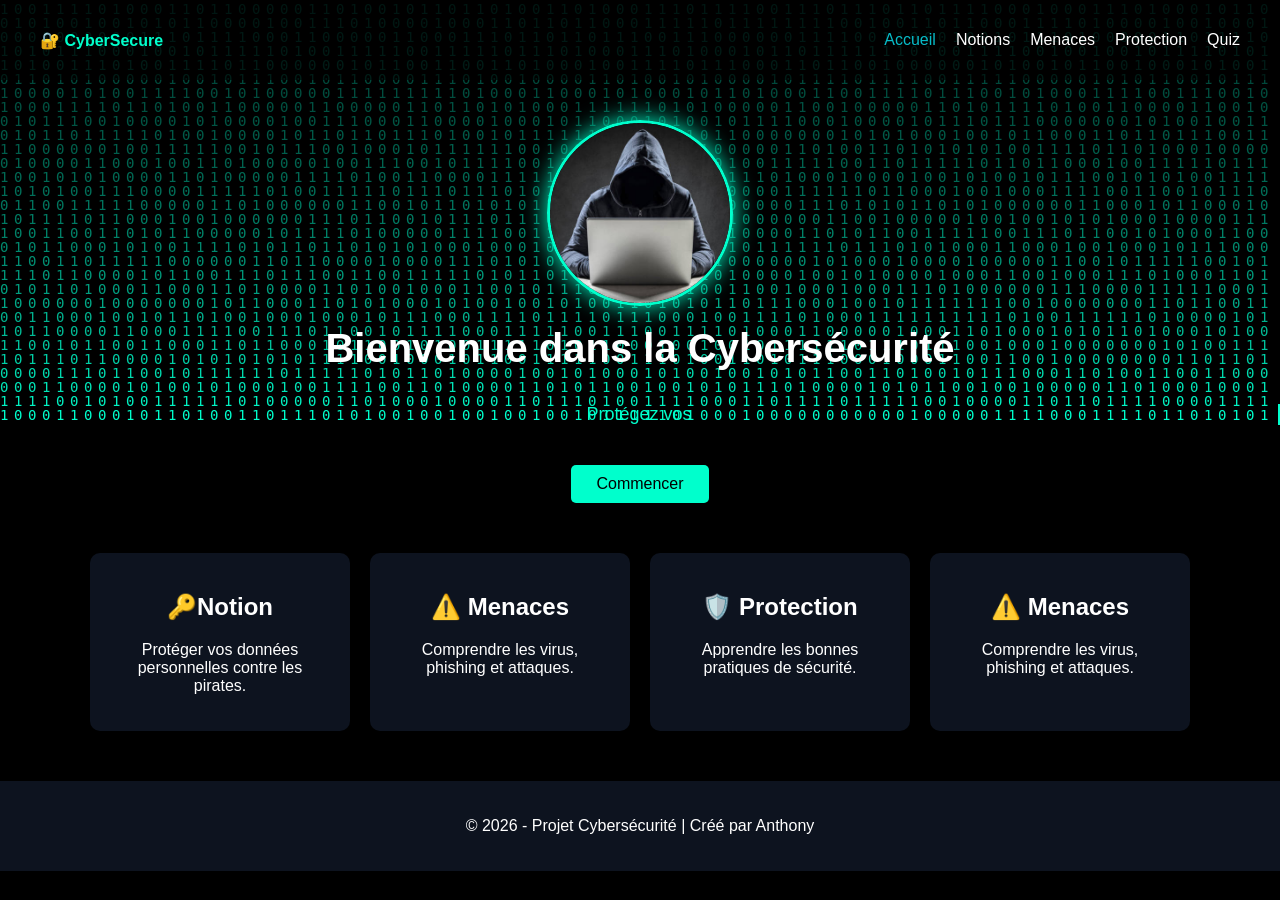
<file: projet tech web/index.html>
<!DOCTYPE html>
<html lang="fr">
<head>
  <meta charset="UTF-8">
  <title>Cybersécurité - Accueil</title>
  <meta name="viewport" content="width=device-width, initial-scale=1.0">

  <link rel="stylesheet" href="style.css">
</head>

<body>

<!-- 🌧️ MATRIX BACKGROUND -->
<canvas id="matrix"></canvas>

<!-- HEADER -->
<header>
  <div class="logo">🔐 CyberSecure</div>

  <nav>
    <ul>
      <li><a href="index.html" style="color: rgb(7, 188, 201);">Accueil</a></li>
      <li><a href="page2.html">Notions</a></li>
      <li><a href="page3.html">Menaces</a></li>
      <li><a href="page4.html">Protection</a></li>
      <li><a href="page5.html">Quiz</a></li>
    </ul>
  </nav>
</header>


<section class="hero">

  
  <div class="floating-img">
    <img src="cybersecurity.jpg" alt="cybersécurité">
  </div>

  <h1>Bienvenue dans la Cybersécurité</h1>

  <p id="typing"></p>

  <a href="page2.html" class="btn">Commencer</a>

</section>

<!-- INFOS -->
<section class="info">
  <div class="card">
    <h2>🔑Notion</h2>
    <p>Protéger vos données personnelles contre les pirates.</p>
  </div>

  <div class="card">
    <h2>⚠️ Menaces</h2>
    <p>Comprendre les virus, phishing et attaques.</p>
  </div>

  <div class="card">
    <h2>🛡️ Protection</h2>
    <p>Apprendre les bonnes pratiques de sécurité.</p>
  </div>

  <div class="card">
    <h2>⚠️ Menaces</h2>
    <p>Comprendre les virus, phishing et attaques.</p>
  </div>
</section>

<footer>
  <p>© 2026 - Projet Cybersécurité | Créé par Anthony</p>
</footer>

<script src="js1.js"></script>

</body>
</html>
</file>
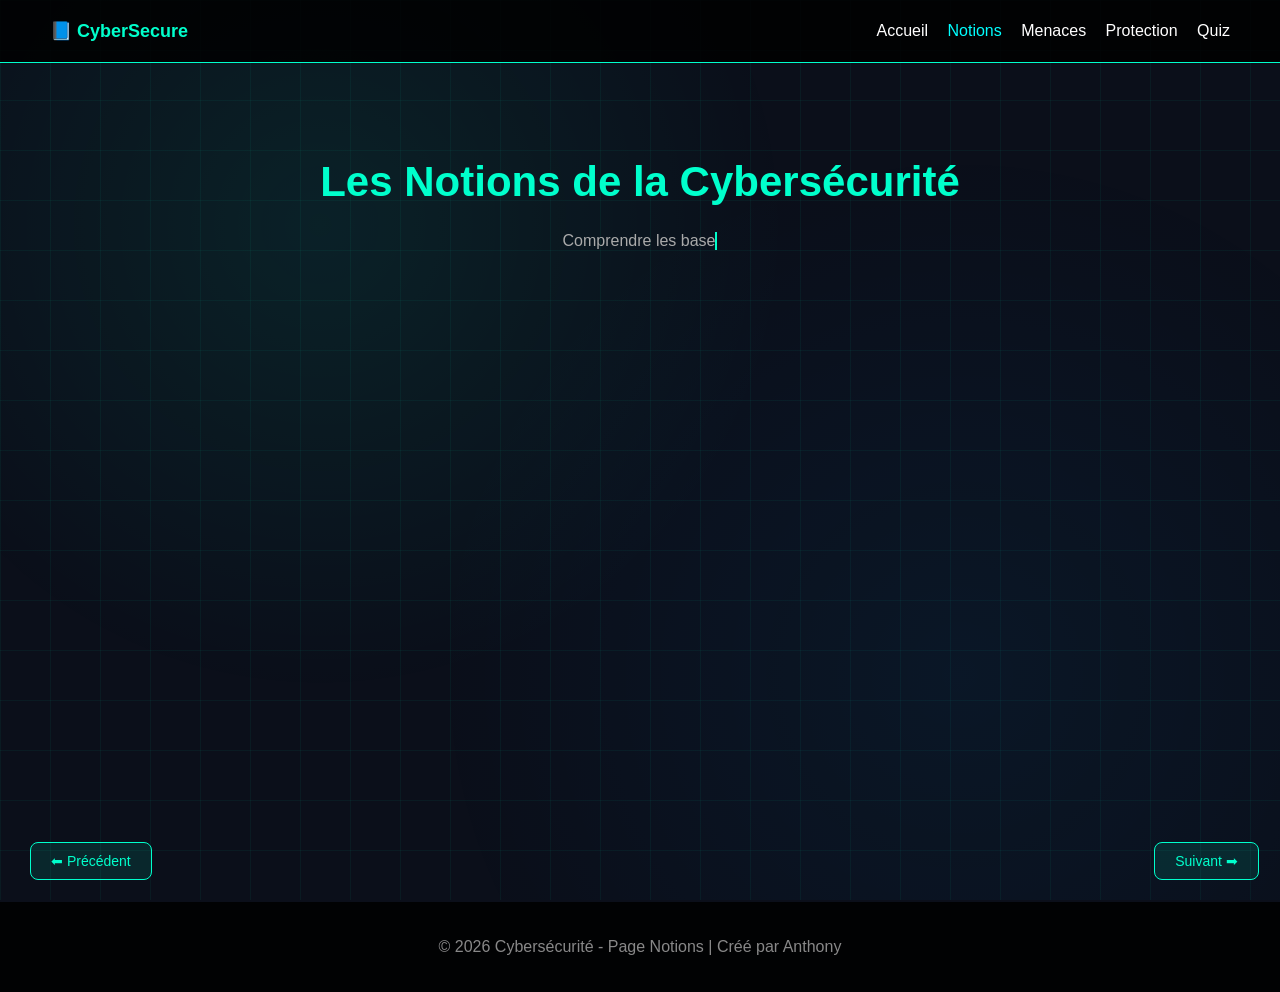
<file: projet tech web/page2.html>
<!DOCTYPE html>
<html lang="fr">
<head>
  <meta charset="UTF-8">
  <title>Cybersécurité - Notions</title>
  <meta name="viewport" content="width=device-width, initial-scale=1.0">

  <link rel="stylesheet" href="style2.css">
</head>

<body>

<!-- ================= HEADER ================= -->
<header>
  <div class="logo">📘 CyberSecure</div>

  <nav>
    <a href="index.html">Accueil</a>
    <a href="page2.html" style="color: aqua;">Notions</a>
    <a href="page3.html">Menaces</a>
    <a href="page4.html">Protection</a>
    <a href="page5.html">Quiz</a>
  </nav>
</header>

<!-- ================= HERO ================= -->
<section class="hero">
  <h1>Les Notions de la Cybersécurité</h1>
  <p>Comprendre les bases du monde numérique et de la sécurité informatique</p>
</section>

<!-- ================= CONTENT GRID ================= -->
<section class="grid">

  <div class="card">
    <h2>🌐 Internet</h2>
    <p>
      Internet est un réseau mondial reliant des milliards d’appareils.
      Il permet l’échange d’informations et la communication.
    </p>
  </div>

  <div class="card">
    <h2>💾 Données</h2>
    <p>
      Les données sont toutes les informations numériques :
      mots de passe, photos, messages et fichiers.
    </p>
  </div>

  <div class="card">
    <h2>🔐 Cybersécurité</h2>
    <p>
      La cybersécurité protège les systèmes, réseaux et données
      contre les attaques informatiques.
    </p>
  </div>

  <div class="card">
    <h2>👤 Utilisateurs</h2>
    <p>
      Les utilisateurs, administrateurs et hackers jouent chacun un rôle
      dans le système informatique.
    </p>
  </div>

  <div class="card">
    <h2>⚙️ Systèmes</h2>
    <p>
      Les systèmes informatiques incluent les ordinateurs, serveurs
      et appareils mobiles.
    </p>
  </div>

  <div class="card">
    <h2>📡 Réseaux</h2>
    <p>
      Les réseaux permettent la connexion entre plusieurs appareils
      via Wi-Fi, câble ou mobile.
    </p>
  </div>
 
  </section>

<div class="nav-buttons">
  <a href="index.html" class="btn prev">⬅ Précédent</a>
  <a href="page3.html" class="btn next">Suivant ➡</a>
</div>
<!-- ================= FOOTER ================= -->
<footer>
  <p>© 2026 Cybersécurité - Page Notions | Créé par Anthony</p>
</footer>

<!-- ================= JS ================= -->
<script src="js2.js" defer></script>

</body>
</html>
</file>
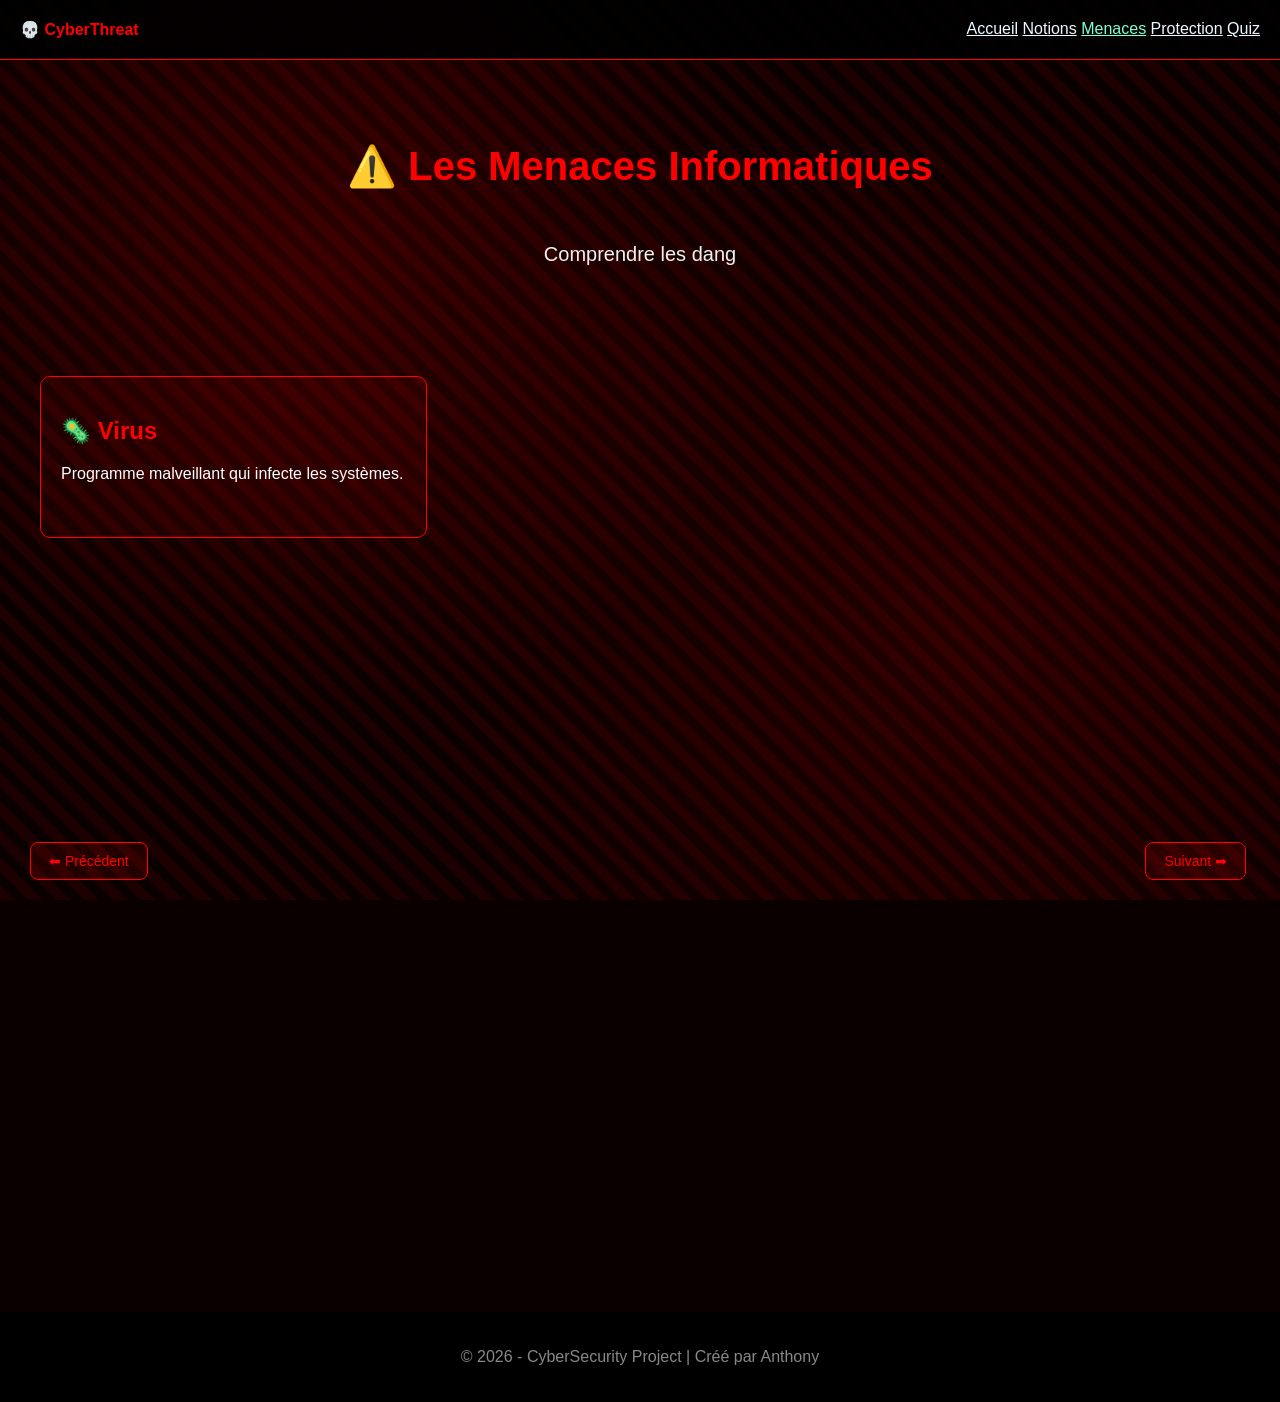
<file: projet tech web/page3.html>
<!DOCTYPE html>
<html lang="fr">
<head>
  <meta charset="UTF-8">
  <title>Cybersécurité - Menaces</title>
  <meta name="viewport" content="width=device-width, initial-scale=1.0">
  <link rel="stylesheet" href="style3.css">
</head>

<body>

<header>
  <div class="logo">💀 CyberThreat</div>
  <nav style="color: rgb(229, 230, 231);">
    <a href="index.html" style="color: aliceblue;">Accueil</a>
    <a href="page2.html" style="color: aliceblue;">Notions</a>
    <a href="page3.html" style="color: aquamarine;">Menaces</a>
    <a href="page4.html" style="color: aliceblue;">Protection</a>
    <a href="page5.html" style="color: aliceblue;">Quiz</a>
  </nav>
</header>

<section class="hero">
  <h1>⚠️ Les Menaces Informatiques</h1>
  <p>Comprendre les dangers du monde numérique</p>
</section>

<section class="grid">
  <div class="card">
    <h2>🦠 Virus</h2>
    <p>Programme malveillant qui infecte les systèmes.</p>
  </div>

  <div class="card">
    <h2>🎣 Phishing</h2>
    <p>Technique pour voler les informations personnelles.</p>
  </div>

  <div class="card">
    <h2>🔓 Hacking</h2>
    <p>Intrusion non autorisée dans un système informatique.</p>
  </div>

  <div class="card">
    <h2>💥 DDoS</h2>
    <p>Attaque qui rend un site indisponible.</p>
  </div>

  <div class="card">
    <h2>🕵️ Espionnage</h2>
    <p>Collecte illégale d’informations sensibles.</p>
  </div>

  <div class="card">
    <h2>🔥 Malware</h2>
    <p>Logiciels dangereux conçus pour nuire.</p>
  </div>
</section>

<section class="wannacry-section">
  <div class="wannacry-card">
    <div class="wannacry-badge">SYSTEM ALERT</div>
    <div class="wannacry-header">
      <span class="wannacry-icon">💀</span>
      <div>
        <h2>Attaque WannaCry</h2>
        <div class="wannacry-date">2017</div>
      </div>
    </div>

    <div class="wannacry-timeline">
      <span></span>
      <span></span>
      <span></span>
    </div>

    <div class="wannacry-terminal">
      <p><span class="prompt">></span> En 2017, le ransomware WannaCry a infecté plus de 200 000 ordinateurs dans plus de 150 pays.</p>
      <p><span class="prompt">></span> Le virus bloquait les fichiers des victimes et demandait une rançon pour récupérer les données.</p>
      <p><span class="prompt">></span> Des hôpitaux, entreprises et administrations ont été paralysés pendant plusieurs jours.</p>
      <p><span class="prompt">></span> Cette attaque est devenue l’une des cyberattaques les plus célèbres au monde.</p>
    </div>

  </div>
  
</section>

<div class="nav-buttons">
  <a href="page2.html" class="btn prev">⬅ Précédent</a>
  <a href="page4.html" class="btn next">Suivant ➡</a>
</div>

<footer>
  <p>© 2026 - CyberSecurity Project | Créé par Anthony</p>
</footer>

<script src="js3.js"></script>
</body>
</html>
</file>
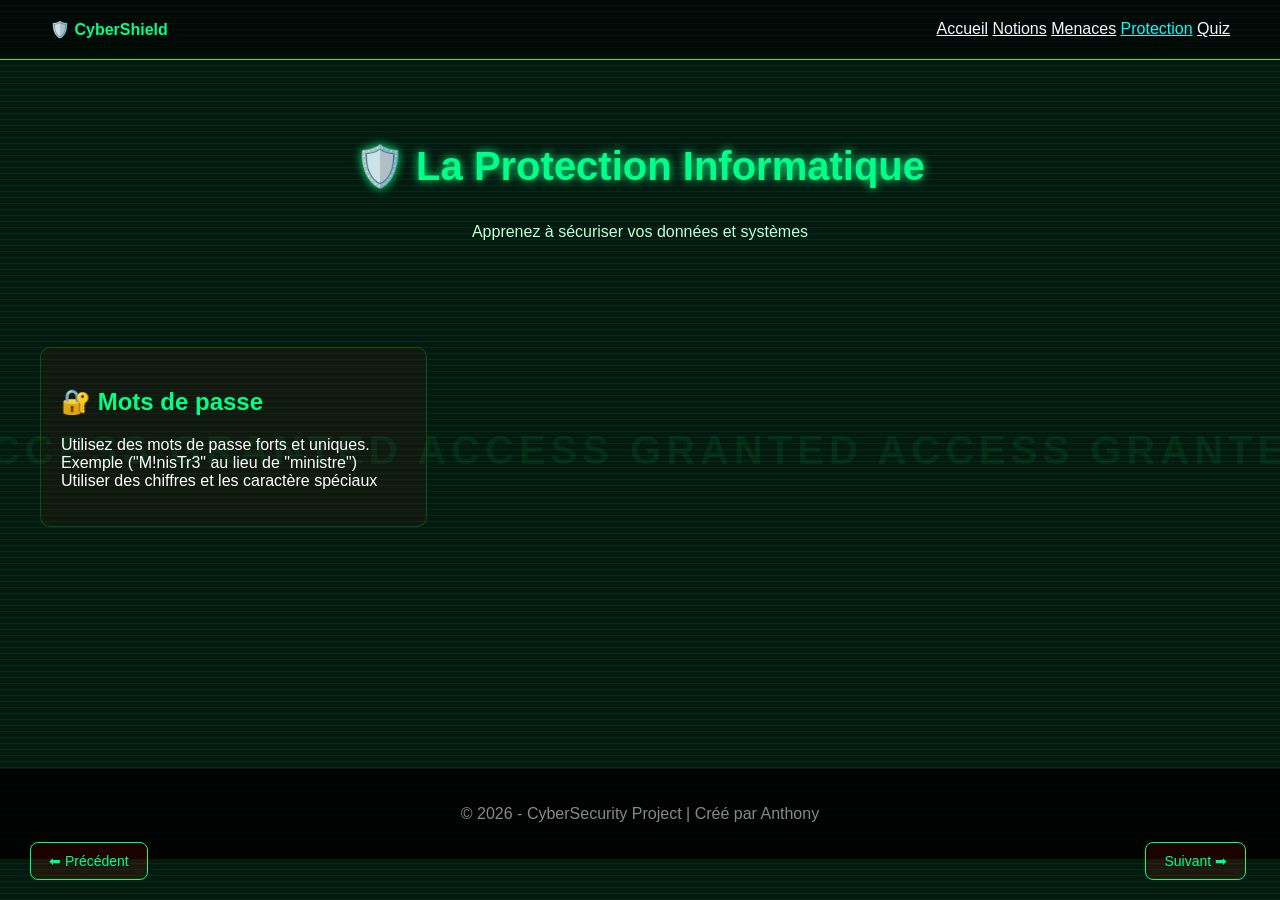
<file: projet tech web/page4.html>
<!DOCTYPE html>
<html lang="fr">
<head>
  <meta charset="UTF-8">
  <title>Cybersécurité - Protection</title>
  <meta name="viewport" content="width=device-width, initial-scale=1.0">

  <link rel="stylesheet" href="style4.css">
</head>

<body>

<header>
  <div class="logo">🛡️ CyberShield</div>

  <nav>
    <a href="index.html" style="color: aliceblue;">Accueil</a>
    <a href="page2.html" style="color: aliceblue;">Notions</a>
    <a href="page3.html" style="color: aliceblue;">Menaces</a>
    <a href="page4.html" style="color: aqua;">Protection</a>
    <a href="page5.html" style="color: aliceblue;">Quiz</a>
  </nav>
</header>

<section class="hero">
  <h1>🛡️ La Protection Informatique</h1>
  <p>Apprenez à sécuriser vos données et systèmes</p>
</section>

<section class="grid">

  <div class="card">
    <h2>🔐 Mots de passe</h2>
    <p>Utilisez des mots de passe forts et uniques. <br>Exemple ("M!nisTr3" au lieu de "ministre") <br> Utiliser des chiffres et les caractère spéciaux</p>
  </div>

  <div class="card">
    <h2>🧱 Firewall</h2>
    <p>Barrière qui protège votre réseau contre les intrusions.</p>
  </div>

  <div class="card">
    <h2>🧑‍💻 Antivirus</h2>
    <p>Logiciel qui détecte et supprime les virus.</p>
  </div>

  <div class="card">
    <h2>🌐 Navigation sécurisée</h2>
    <p>Évitez les sites suspects et non sécurisés. utilise le protocole "https"</p>
  </div>

  <div class="card">
    <h2>📩 Emails</h2>
    <p>Ne pas cliquer sur les liens inconnus.Par exemple le lien pour avoir un wifi gratuit.</p>
  </div>

  <div class="card">
    <h2>🔄 Mise à jour</h2>
    <p>Gardez vos systèmes(android ou ordinateurs) toujours à jour.</p>
  </div>

</section>
<div class="nav-buttons">
  <a href="page3.html" class="btn prev">⬅ Précédent</a>
  <a href="page5.html" class="btn next">Suivant ➡</a>
</div>

<footer>
  <p>© 2026 - CyberSecurity Project | Créé par Anthony</p>
</footer>

<script src="js4.js"></script>

</body>
</html>
</file>
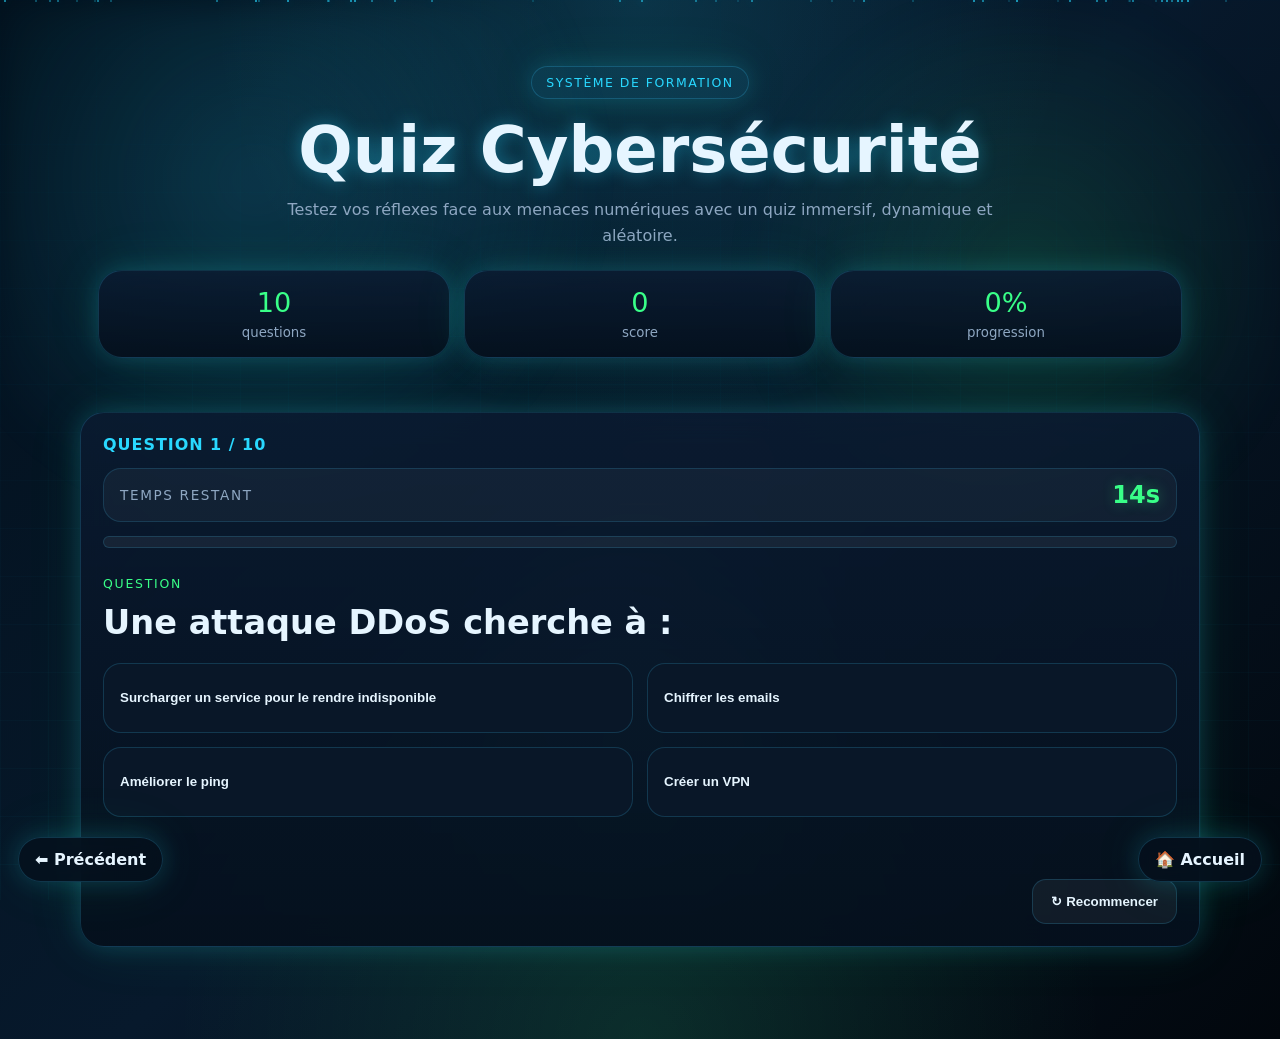
<file: projet tech web/page5.html>
<!DOCTYPE html>
<html lang="fr">
<head>
  <meta charset="UTF-8" />
  <meta name="viewport" content="width=device-width, initial-scale=1.0" />
  <title>Quiz Cybersécurité</title>
  <link rel="stylesheet" href="style5.css" />
</head>
<body>

  <div class="bg-grid"></div>
  <div class="bg-particles" id="bgParticles"></div>
  <div class="bg-glow"></div>

  <main class="app-shell">
    <header class="hero">
      <div class="badge">Système de formation</div>
      <h1>Quiz Cybersécurité</h1>
      <p>Testez vos réflexes face aux menaces numériques avec un quiz immersif, dynamique et aléatoire.</p>
      <div class="hero-stats">
        <div class="stat"><span id="questionCount">10</span><small>questions</small></div>
        <div class="stat"><span id="scoreLive">0</span><small>score</small></div>
        <div class="stat"><span id="progressLive">0%</span><small>progression</small></div>
      </div>
    </header>

    <section class="quiz-card" id="quizCard">
      <div class="topbar">
        <div class="step" id="stepText">Question 1 / 10</div>

        <div class="timer-wrap">
          <div class="timer-label">Temps restant</div>
          <div class="timer" id="timerText">15s</div>
        </div>

        <div class="progress-wrap" aria-label="Progression du quiz">
          <div class="progress-bar" id="progressBar"></div>
        </div>
      </div>

      <div class="question-panel">
        <div class="question-tag">Question</div>
        <h2 id="questionText">Chargement…</h2>
      </div>

      <div class="options" id="optionsContainer"></div>

      <div class="feedback" id="feedback"></div>

      <div class="control-row">
        <button class="secondary-btn" id="restartBtn" type="button">↻ Recommencer</button>
      </div>
    </section>

    <section class="result-card hidden" id="resultCard">
      <div class="result-ring">
        <div class="result-score" id="finalScore">0</div>
        <div class="result-percent" id="finalPercent">0%</div>
      </div>
      <h2 id="resultTitle">Résultat</h2>
      <p id="resultMessage"></p>
      <button class="primary-btn" id="playAgainBtn" type="button">↻ Recommencer le quiz</button>
    </section>
  </main>

  <a class="nav-btn nav-left" href="page4.html">⬅ Précédent</a>
  <a class="nav-btn nav-right" href="index.html">🏠 Accueil</a>

  <script src="js5.js"></script>
</body>
</html>
</file>
<file: projet tech web/style.css>
body {
  margin: 0;
  font-family: Arial, sans-serif;
  background: black;
  color: white;
  overflow-x: hidden;
}

/* =========================
   MATRIX BACKGROUND
========================= */
#matrix {
  position: fixed;
  top: 0;
  left: 0;
  z-index: -1;
}

/* =========================
   HEADER
========================= */
header {
  display: flex;
  justify-content: space-between;
  align-items: center;
  padding: 15px 40px;
  background: rgba(0,0,0,0.6);
}

.logo {
  color: #00ffcc;
  font-weight: bold;
}

nav ul {
  display: flex;
  list-style: none;
  gap: 20px;
}

nav a {
  color: white;
  text-decoration: none;
}

nav a:hover {
  color: #00ffcc;
}

/* =========================
   HERO
========================= */
.hero {
  text-align: center;
  margin-top: 40px;
}

/* =========================
   IMAGE BORY + ANIMATION
========================= */
.floating-img {
  width: 180px;
  height: 180px;
  margin: 0 auto 20px auto;
  border-radius: 50%;
  overflow: hidden;
  border: 3px solid #00ffcc;
  box-shadow: 0 0 25px #00ffcc;
  animation: float 3s ease-in-out infinite;
}

.floating-img img {
  width: 100%;
  height: 100%;
  object-fit: cover;
}

/* animation mihetsika */
@keyframes float {
  0% { transform: translateY(0); }
  50% { transform: translateY(-15px); }
  100% { transform: translateY(0); }
}

/* TITLE */
h1 {
  font-size: 40px;
  margin-top: 10px;
}

/* TYPING TEXT */
#typing {
  font-size: 18px;
  color: #00ffcc;
  margin: 20px auto;
  border-right: 2px solid #00ffcc;
  white-space: nowrap;
  overflow: hidden;
  opacity: 0;
  transition: opacity 1s ease;
}

/* BUTTON */
.btn {
  display: inline-block;
  margin-top: 20px;
  padding: 10px 25px;
  background: #00ffcc;
  color: black;
  text-decoration: none;
  border-radius: 5px;
}

/* INFO */
.info {
  display: flex;
  justify-content: center;
  gap: 20px;
  padding: 50px;
  flex-wrap: wrap;
}

.card {
  background: rgba(17,24,39,0.8);
  padding: 20px;
  border-radius: 10px;
  width: 220px;
  text-align: center;
}

/* FOOTER */
footer {
  text-align: center;
  padding: 20px;
  background: rgba(17,24,39,0.8);
}
</file>
<file: projet tech web/style2.css>
body {
  margin: 0;
  font-family: Arial, sans-serif;
  background: #0b0f1a;
  color: white;
  overflow-x: hidden;
}

/* =========================
   BACKGROUND CYBER GRID
========================= */
body::before {
  content: "";
  position: fixed;
  inset: 0;

  background:
    linear-gradient(rgba(0,255,204,0.05) 1px, transparent 1px),
    linear-gradient(90deg, rgba(0,255,204,0.05) 1px, transparent 1px);

  background-size: 50px 50px;

  animation: gridMove 18s linear infinite;

  z-index: -2;
}

body::after {
  content: "";
  position: fixed;
  inset: 0;

  background:
    radial-gradient(circle at 25% 25%, rgba(0,255,204,0.08), transparent 40%),
    radial-gradient(circle at 75% 75%, rgba(0,150,255,0.06), transparent 45%);

  animation: glowMove 8s ease-in-out infinite alternate;

  z-index: -1;
}

/* animations background */
@keyframes gridMove {
  from { transform: translateY(0); }
  to { transform: translateY(60px); }
}

@keyframes glowMove {
  from { transform: scale(1); }
  to { transform: scale(1.15); }
}

/* =========================
   HEADER
========================= */
header {
  display: flex;
  justify-content: space-between;
  align-items: center;
  padding: 20px 50px;
  background: rgba(0, 0, 0, 0.85);
  border-bottom: 1px solid #00ffcc;
}

.logo {
  color: #00ffcc;
  font-weight: bold;
  font-size: 18px;
}

nav a {
  color: white;
  margin-left: 15px;
  text-decoration: none;
  transition: 0.3s;
}

nav a:hover {
  color: #00ffcc;
}

/* =========================
   HERO
========================= */
.hero {
  text-align: center;
  padding: 60px 20px 30px;
}

.hero h1 {
  font-size: 42px;
  color: #00ffcc;
  margin-bottom: 10px;
}

/* TYPEWRITER TEXT */
.hero p {
  color: #aaa;
  font-size: 16px;
  display: inline-block;

  border-right: 2px solid #00ffcc;
  white-space: nowrap;
  overflow: hidden;
}

/* =========================
   GRID 3x3
========================= */
.grid {
  display: grid;
  grid-template-columns: repeat(3, 1fr);
  gap: 25px;
  padding: 40px;

  counter-reset: cardNumber;
}

/* responsive */
@media (max-width: 900px) {
  .grid {
    grid-template-columns: repeat(2, 1fr);
  }
}

@media (max-width: 600px) {
  .grid {
    grid-template-columns: 1fr;
  }
}

/* =========================
   CARD STYLE
========================= */
.card {
  counter-increment: cardNumber;

  position: relative;
  text-align: center;

  background: rgba(255, 255, 255, 0.05);
  border: 1px solid rgba(0, 255, 204, 0.2);
  padding: 25px;
  padding-top: 60px;

  border-radius: 14px;
  box-shadow: 0 0 10px rgba(0, 255, 204, 0.1);

  opacity: 0;
  transform: translateY(40px);
  transition: all 0.6s ease;
}

/* JS SHOW */
.card.show {
  opacity: 1;
  transform: translateY(0);
}

/* =========================
   NUMBER TOP CENTER
========================= */
.card::before {
  content: "0" counter(cardNumber);

  position: absolute;
  top: -22px;
  left: 50%;
  transform: translateX(-50%);

  width: 45px;
  height: 45px;
  border-radius: 50%;

  background: #00ffcc;
  color: black;
  font-weight: bold;
  font-size: 16px;

  display: flex;
  align-items: center;
  justify-content: center;

  box-shadow: 0 0 15px #00ffcc;
}

/* =========================
   TEXT
========================= */
.card h2 {
  margin-top: 15px;
  margin-bottom: 10px;
  color: #00ffcc;
}

.card p {
  color: #ccc;
  line-height: 1.6;
}

/* =========================
   HOVER EFFECT
========================= */
.card:hover {
  transform: translateY(-8px) scale(1.03);
  box-shadow: 0 0 25px #00ffcc;
}

/* =========================
   NAV BUTTONS
========================= */
.nav-buttons {
  position: fixed;
  bottom: 20px;
  left: 0;
  width: 96%;

  display: flex;
  justify-content: space-between;
  padding: 0 30px;

  pointer-events: none;
}

.btn {
  pointer-events: auto;

  background: rgba(0,255,204,0.1);
  border: 1px solid #00ffcc;
  color: #00ffcc;

  padding: 10px 20px;
  border-radius: 8px;

  text-decoration: none;
  font-size: 14px;

  transition: 0.3s;
}

/* hover */
.btn:hover {
  background: #00ffcc;
  color: black;
  box-shadow: 0 0 15px #00ffcc;
}

/* gauche */
.prev {
  align-self: flex-start;
}

/* droite */
.next {
  align-self: flex-end;
}
/* =========================
   FOOTER
========================= */
footer {
  text-align: center;
  padding: 20px;
  background: rgba(0, 0, 0, 0.85);
  color: #888;
  margin-top: 20px;
}
</file>
<file: projet tech web/style3.css>
body {
  margin: 0;
  font-family: Arial, sans-serif;
  background: #0a0000;
  color: white;
  overflow-x: hidden;
}

/* =========================
   ALERT MOVING BACKGROUND
========================= */
body::before {
  content: "";
  position: fixed;
  inset: 0;
  background:
    repeating-linear-gradient(
      45deg,
      rgba(255,0,0,0.08),
      rgba(255,0,0,0.08) 10px,
      transparent 10px,
      transparent 20px
    );
  animation: alertMove 6s linear infinite;
  z-index: -2;
}

@keyframes alertMove {
  0% { transform: translateY(0); }
  100% { transform: translateY(40px); }
}

/* =========================
   LIGHT PULSE BACKGROUND
========================= */
body::after {
  content: "";
  position: fixed;
  inset: 0;
  background:
    radial-gradient(circle at 25% 30%, rgba(255,0,0,0.15), transparent 40%),
    radial-gradient(circle at 75% 70%, rgba(255,0,0,0.10), transparent 50%);
  animation: pulse 4s ease-in-out infinite alternate;
  z-index: -1;
}

@keyframes pulse {
  from { transform: scale(1); opacity: 0.7; }
  to { transform: scale(1.1); opacity: 1; }
}

/* =========================
   HEADER
========================= */
header {
  display: flex;
  justify-content: space-between;
  padding: 20px;
  background: rgba(0,0,0,0.9);
  border-bottom: 1px solid red;
}

.logo {
  color: red;
  font-weight: bold;
}

/* =========================
   HERO
========================= */
.hero {
  text-align: center;
  padding: 50px;
}

.hero h1 {
  color: red;
  font-size: 40px;
  animation: glitch 1.2s infinite;
}

/* glitch effect */
@keyframes glitch {
  0% { text-shadow: 2px 0 red; }
  25% { text-shadow: -2px 0 white; }
  50% { text-shadow: 2px 2px black; }
  75% { text-shadow: -2px -2px red; }
  100% { text-shadow: 2px 0 red; }
}

/* =========================
   MOVING TEXT (UNDER TITLE)
========================= */
.hero p {
  color: #f5f1f1;
  font-size: 20px;
  display: inline-block;
  animation: floatWarn 3s ease-in-out infinite,
             glowWarn 2s ease-in-out infinite;
}

@keyframes floatWarn {
  0% { transform: translateY(0); }
  50% { transform: translateY(-6px); }
  100% { transform: translateY(0); }
}

@keyframes glowWarn {
  0% { text-shadow: 0 0 5px rgba(255,0,0,0.3); }
  50% { text-shadow: 0 0 15px rgba(255,0,0,0.9); }
  100% { text-shadow: 0 0 5px rgba(255,0,0,0.3); }
}

/* =========================
   GRID
========================= */
.grid {
  display: grid;
  grid-template-columns: repeat(3, 1fr);
  gap: 20px;
  padding: 40px;
}

/* =========================
   CARD
========================= */
.card {
  background: rgba(255,0,0,0.05);
  border: 1px solid red;
  padding: 20px;
  border-radius: 10px;
  opacity: 0;
  transform: translateY(40px);
  transition: 0.6s;
}

.card.show {
  opacity: 1;
  transform: translateY(0);
}

.card:hover {
  transform: scale(1.05);
  box-shadow: 0 0 20px red;
}

.card h2 {
  color: red;
}

/* =========================
   WANNACRY SECTION
========================= */
.wannacry-section {
  padding: 20px 40px 120px;
}

.wannacry-card {
  position: relative;
  overflow: hidden;
  max-width: 1100px;
  margin: 0 auto;
  background: linear-gradient(135deg, rgba(20,0,0,0.95), rgba(60,0,0,0.72));
  border: 1px solid rgba(255,0,0,0.9);
  border-radius: 18px;
  padding: 28px;
  box-shadow: 0 0 30px rgba(255,0,0,0.35), inset 0 0 30px rgba(255,0,0,0.12);
  transform: translateY(40px);
  opacity: 0;
  transition: opacity 0.8s ease, transform 0.8s ease, box-shadow 0.4s ease;
}

.wannacry-card.show {
  opacity: 1;
  transform: translateY(0);
}

.wannacry-card:hover {
  box-shadow: 0 0 40px rgba(255,0,0,0.6), inset 0 0 25px rgba(255,0,0,0.16);
}

.wannacry-card::before {
  content: "";
  position: absolute;
  inset: 0;
  background:
    repeating-linear-gradient(
      180deg,
      rgba(255,255,255,0.03) 0px,
      rgba(255,255,255,0.03) 1px,
      transparent 2px,
      transparent 6px
    );
  pointer-events: none;
}

.wannacry-card::after {
  content: "";
  position: absolute;
  inset: -30%;
  background: radial-gradient(circle, rgba(255,0,0,0.16), transparent 55%);
  animation: alertGlow 5s ease-in-out infinite alternate;
  pointer-events: none;
}

@keyframes alertGlow {
  from { transform: scale(1); opacity: 0.55; }
  to { transform: scale(1.15); opacity: 1; }
}

.wannacry-badge {
  display: inline-block;
  color: #ffb3b3;
  border: 1px solid rgba(255,0,0,0.8);
  background: rgba(255,0,0,0.08);
  padding: 8px 12px;
  border-radius: 999px;
  font-size: 12px;
  letter-spacing: 2px;
  margin-bottom: 18px;
  box-shadow: 0 0 12px rgba(255,0,0,0.35);
}

.wannacry-header {
  display: flex;
  align-items: center;
  gap: 16px;
  margin-bottom: 18px;
}

.wannacry-icon {
  font-size: 48px;
  filter: drop-shadow(0 0 10px rgba(255,0,0,0.8));
  animation: iconPulse 1.8s ease-in-out infinite;
}

@keyframes iconPulse {
  0%, 100% { transform: scale(1); }
  50% { transform: scale(1.08); }
}

.wannacry-header h2 {
  margin: 0;
  color: #ff4d4d;
  font-size: 34px;
  animation: glitch 1.2s infinite;
}

.wannacry-date {
  display: inline-block;
  margin-top: 6px;
  color: #fff;
  background: rgba(255,0,0,0.12);
  border-left: 3px solid red;
  padding: 6px 12px;
  letter-spacing: 3px;
  text-transform: uppercase;
  font-size: 13px;
  box-shadow: 0 0 16px rgba(255,0,0,0.2);
}

.wannacry-timeline {
  display: flex;
  gap: 10px;
  margin: 18px 0 22px;
}

.wannacry-timeline span {
  height: 3px;
  flex: 1;
  border-radius: 99px;
  background: linear-gradient(90deg, rgba(255,0,0,0.2), rgba(255,0,0,1), rgba(255,0,0,0.2));
  box-shadow: 0 0 10px rgba(255,0,0,0.55);
  animation: timelinePulse 2s ease-in-out infinite;
}

@keyframes timelinePulse {
  0%, 100% { opacity: 0.5; }
  50% { opacity: 1; }
}

.wannacry-terminal {
  font-family: "Courier New", monospace;
  background: rgba(0,0,0,0.55);
  border: 1px solid rgba(255,0,0,0.4);
  border-radius: 12px;
  padding: 18px 18px 10px;
  box-shadow: inset 0 0 20px rgba(255,0,0,0.08);
}

.wannacry-terminal p {
  margin: 0 0 12px;
  line-height: 1.7;
  color: #f7eaea;
  text-shadow: 0 0 4px rgba(255,0,0,0.25);
}

.prompt {
  color: #ff4d4d;
  margin-right: 8px;
}

/* =========================
   NAV BUTTONS
========================= */
.nav-buttons {
  position: fixed;
  bottom: 20px;
  left: 0;
  width: 95%;
  display: flex;
  justify-content: space-between;
  padding: 0 30px;
}

.btn {
  text-decoration: none;
  padding: 10px 18px;
  border-radius: 8px;
  font-size: 14px;
  transition: 0.3s;
}

.prev, .next {
  border: 1px solid red;
  color: red;
  background: rgba(255,0,0,0.1);
}

.btn:hover {
  background: red;
  color: black;
  box-shadow: 0 0 15px red;
}

/* =========================
   RESPONSIVE
========================= */
@media(max-width:800px){
  .grid {
    grid-template-columns: 1fr;
  }

  .wannacry-section {
    padding: 20px 16px 120px;
  }

  .wannacry-header h2 {
    font-size: 26px;
  }

  .wannacry-icon {
    font-size: 40px;
  }
  .wannacry-image img {
  width: 100%;
  max-width: 700px;
  border-radius: 12px;
  border: 1px solid red;
  box-shadow: 0 0 20px rgba(255,0,0,0.4);
  display: block;
  margin: 20px auto;
}
}

footer {
  text-align: center;
  padding: 20px;
  background: rgba(0, 0, 0, 0.85);
  color: #888;
  margin-top: 20px;
}
</file>
<file: projet tech web/style4.css>
body {
  margin: 0;
  font-family: Arial;
  background: #041a10;
  color: white;
  overflow-x: hidden;
}

/* =========================
   ACCESS GRANTED BACKGROUND
========================= */
body::before {
  content: "";
  position: fixed;
  inset: 0;

  /* green scan lines */
  background:
    repeating-linear-gradient(
      0deg,
      rgba(0,255,120,0.08),
      rgba(0,255,120,0.08) 1px,
      transparent 1px,
      transparent 6px
    );

  animation: scanMove 6s linear infinite;

  z-index: -2;
}

/* soft green glow */
body::after {
  content: "ACCESS GRANTED  ACCESS GRANTED  ACCESS GRANTED";
  position: fixed;
  inset: 0;

  display: flex;
  align-items: center;
  justify-content: center;

  font-size: 40px;
  font-weight: bold;
  color: rgba(0,255,120,0.08);

  letter-spacing: 5px;
  white-space: nowrap;

  animation: glowMove 4s ease-in-out infinite alternate;

  z-index: -1;
}

/* animations */
@keyframes scanMove {
  0% { transform: translateY(0); }
  100% { transform: translateY(40px); }
}

@keyframes glowMove {
  from { opacity: 0.3; transform: scale(1); }
  to { opacity: 0.8; transform: scale(1.1); }
}

/* =========================
   HEADER
========================= */
header {
  display: flex;
  justify-content: space-between;
  padding: 20px 50px;
  background: rgba(0,0,0,0.6);
  border-bottom: 1px solid #00ff88;
}

.logo {
  color: #00ff88;
  font-weight: bold;
}

/* =========================
   HERO
========================= */
.hero {
  text-align: center;
  padding: 50px;
}

.hero h1 {
  color: #00ff88;
  font-size: 40px;
  text-shadow: 0 0 10px #00ff88;
}

.hero p {
  color: #bfffd9;
}

/* =========================
   GRID
========================= */
.grid {
  display: grid;
  grid-template-columns: repeat(3, 1fr);
  gap: 20px;
  padding: 40px;
}

/* =========================
   CARD (GREEN SAFE MODE)
========================= */
.card {
  background: rgba(0,255,120,0.05);
  border: 1px solid #00ff88;
  padding: 20px;
  border-radius: 10px;

  opacity: 0;
  transform: translateY(30px);
  transition: 0.5s;
}

.card.show {
  opacity: 1;
  transform: translateY(0);
}

.card:hover {
  transform: scale(1.05);
  box-shadow: 0 0 20px #00ff88;
}

.card h2 {
  color: #00ff88;
}
.card {
  background: rgba(255,0,0,0.05);
  border: 1px solid rgba(5, 146, 24, 0.445);
  padding: 20px;
  border-radius: 10px;

  opacity: 0;
  transform: translateY(40px);
  transition: 0.6s;
}

.card.show {
  opacity: 1;
  transform: translateY(0);
}

.card:hover {
  transform: scale(1.05);
  box-shadow: 0 0 20px #00ff88;
}

.card h2 {
  color: #00ff88;
}

.nav-buttons {
  position: fixed;
  bottom: 20px;
  left: 0;
  width: 95%;

  display: flex;
  justify-content: space-between;
  padding: 0 30px;
}

.btn {
  text-decoration: none;
  padding: 10px 18px;
  border-radius: 8px;

  font-size: 14px;

  transition: 0.3s;
}

/* left button */
.prev {
  border: 1px solid #00ff88;
  color: #00ff88;
  background: rgba(255,0,0,0.1);
}

/* right button */
.next {
  border: 1px solid #00ff88;
  color: #00ff88;
  background: rgba(255,0,0,0.1);
}

/* hover */
.btn:hover {
  background: #00ff88;
  color: black;
  box-shadow: 0 0 15px #00ff88;
}
/* =========================
   RESPONSIVE
========================= */
@media(max-width:800px){
  .grid {
    grid-template-columns: 1fr;
  }
} 

/* =========================
   RESPONSIVE
========================= */
@media(max-width:800px){
  .grid {
    grid-template-columns: 1fr;
  }
}
footer {
  text-align: center;
  padding: 20px;
  background: rgba(0, 0, 0, 0.85);
  color: #888;
  margin-top: 20px;
}
</file>
<file: projet tech web/style5.css>
* { box-sizing: border-box; margin: 0; padding: 0; }

:root {
  --bg: #04111f;
  --panel: rgba(6, 18, 34, 0.78);
  --panel-strong: rgba(8, 24, 46, 0.94);
  --cyan: #29d8ff;
  --green: #39ff88;
  --red: #ff4965;
  --text: #e6f5ff;
  --muted: #8ea7c2;
  --line: rgba(61, 203, 255, 0.22);
  --shadow: 0 0 25px rgba(41, 216, 255, 0.18), 0 0 60px rgba(57, 255, 136, 0.09);
}

html, body { min-height: 100%; }

body {
  font-family: Inter, ui-sans-serif, system-ui, -apple-system, Segoe UI, Roboto, Arial, sans-serif;
  color: var(--text);
  background:
    radial-gradient(circle at top, rgba(41,216,255,0.16), transparent 35%),
    radial-gradient(circle at bottom, rgba(57,255,136,0.12), transparent 38%),
    linear-gradient(135deg, #02101c, #07192c 50%, #02070d);
  overflow-x: hidden;
}

.bg-grid, .bg-glow, .bg-particles {
  position: fixed;
  inset: 0;
  pointer-events: none;
}

.bg-grid {
  background-image:
    linear-gradient(rgba(41,216,255,.08) 1px, transparent 1px),
    linear-gradient(90deg, rgba(41,216,255,.08) 1px, transparent 1px);
  background-size: 48px 48px;
  mask-image: linear-gradient(to bottom, rgba(0,0,0,.2), rgba(0,0,0,.85));
  animation: drift 20s linear infinite;
  opacity: .5;
}

.bg-glow {
  background:
    radial-gradient(circle at 20% 20%, rgba(41,216,255,.18), transparent 28%),
    radial-gradient(circle at 80% 30%, rgba(57,255,136,.12), transparent 24%),
    radial-gradient(circle at 50% 80%, rgba(41,216,255,.12), transparent 26%);
  filter: blur(18px);
  animation: pulse 8s ease-in-out infinite;
}



.bg-particles span {
  position: absolute;
  width: 2px;
  height: 2px;
  background: rgba(41,216,255,.9);
  border-radius: 50%;
  box-shadow: 0 0 10px rgba(41,216,255,.9);
  animation: floatUp linear infinite;
}

.app-shell {
  width: min(1120px, calc(100% - 32px));
  margin: 0 auto;
  padding: 40px 0 92px;
  position: relative;
}

.hero {
  text-align: center;
  padding: 26px 18px 30px;
  margin-bottom: 24px;
}

.badge {
  display: inline-block;
  padding: 8px 14px;
  border: 1px solid var(--line);
  border-radius: 999px;
  background: rgba(41,216,255,.08);
  color: var(--cyan);
  letter-spacing: .12em;
  text-transform: uppercase;
  font-size: .78rem;
  box-shadow: var(--shadow);
}

h1 {
  font-size: clamp(2.2rem, 5vw, 4.6rem);
  margin: 14px 0 10px;
  text-shadow: 0 0 18px rgba(41,216,255,.4);
}

.hero p {
  color: var(--muted);
  max-width: 760px;
  margin: 0 auto;
  line-height: 1.6;
}

.hero-stats {
  display: grid;
  grid-template-columns: repeat(3, minmax(0, 1fr));
  gap: 14px;
  margin-top: 22px;
}

.stat, .quiz-card, .result-card {
  background: linear-gradient(180deg, rgba(11, 27, 49, 0.84), rgba(5, 16, 29, 0.94));
  border: 1px solid rgba(61, 203, 255, 0.18);
  box-shadow: var(--shadow);
  backdrop-filter: blur(18px);
  border-radius: 24px;
}

.stat {
  padding: 16px;
  text-align: center;
}

.stat span {
  display: block;
  font-size: 1.7rem;
  color: var(--green);
  margin-bottom: 4px;
}

.stat small { color: var(--muted); }

.quiz-card, .result-card {
  padding: 22px;
  position: relative;
  overflow: hidden;
}

.quiz-card::before, .result-card::before {
  content: "";
  position: absolute;
  inset: 0;
  background: linear-gradient(120deg, transparent 0%, rgba(41,216,255,.08) 50%, transparent 100%);
  transform: translateX(-120%);
  animation: sheen 6s infinite;
}

.topbar {
  display: grid;
  gap: 14px;
  margin-bottom: 18px;
}

.step {
  color: var(--cyan);
  font-weight: 700;
  letter-spacing: .06em;
  text-transform: uppercase;
}

.timer-wrap {
  display: flex;
  justify-content: space-between;
  align-items: center;
  gap: 12px;
  padding: 12px 16px;
  border-radius: 18px;
  background: rgba(255, 255, 255, 0.04);
  border: 1px solid rgba(61, 203, 255, 0.16);
}

.timer-label {
  color: var(--muted);
  font-size: 0.85rem;
  text-transform: uppercase;
  letter-spacing: 0.12em;
}

.timer {
  font-size: 1.5rem;
  font-weight: 800;
  color: var(--green);
  text-shadow: 0 0 14px rgba(57, 255, 136, 0.35);
  min-width: 70px;
  text-align: right;
}

.timer.danger {
  color: var(--red);
  text-shadow: 0 0 18px rgba(255, 73, 101, 0.7);
  animation: pulseDanger 0.7s infinite alternate;
}

.progress-wrap {
  height: 12px;
  border-radius: 999px;
  background: rgba(255,255,255,.06);
  overflow: hidden;
  border: 1px solid rgba(61,203,255,.16);
}

.progress-bar {
  width: 0%;
  height: 100%;
  background: linear-gradient(90deg, var(--cyan), var(--green));
  box-shadow: 0 0 16px rgba(41,216,255,.55);
  transition: width .45s ease;
}

.question-panel { padding: 10px 0 18px; }

.question-tag {
  color: var(--green);
  text-transform: uppercase;
  letter-spacing: .14em;
  font-size: .78rem;
  margin-bottom: 10px;
}

#questionText {
  font-size: clamp(1.35rem, 2.7vw, 2.1rem);
  line-height: 1.3;
}

.options {
  display: grid;
  grid-template-columns: repeat(2, minmax(0, 1fr));
  gap: 14px;
}

.option-btn, .primary-btn, .secondary-btn, .nav-btn {
  border: 0;
  cursor: pointer;
  text-decoration: none;
  font-weight: 700;
  transition: transform .2s ease, box-shadow .2s ease, background .2s ease, opacity .2s ease;
}

.option-btn {
  min-height: 70px;
  padding: 16px;
  border-radius: 18px;
  color: var(--text);
  background: rgba(10, 24, 42, .92);
  border: 1px solid rgba(61,203,255,.18);
  text-align: left;
  position: relative;
  overflow: hidden;
}

.option-btn::after {
  content: "";
  position: absolute;
  inset: 0;
  background: linear-gradient(90deg, rgba(41,216,255,.12), transparent);
  transform: translateX(-100%);
  transition: transform .35s ease;
}

.option-btn:hover {
  transform: translateY(-2px) scale(1.01);
  box-shadow: 0 0 0 1px rgba(41,216,255,.22), 0 0 28px rgba(41,216,255,.14);
}

.option-btn:hover::after {
  transform: translateX(0);
}

.option-btn:disabled {
  cursor: default;
  opacity: .9;
}

.option-btn.correct {
  background: rgba(12, 47, 31, .98);
  border-color: rgba(57,255,136,.55);
  box-shadow: 0 0 24px rgba(57,255,136,.28);
  animation: success .65s ease;
}

.option-btn.wrong {
  background: rgba(55, 12, 23, .98);
  border-color: rgba(255,73,101,.55);
  box-shadow: 0 0 24px rgba(255,73,101,.26);
  animation: shake .4s ease;
}

.feedback {
  min-height: 28px;
  margin-top: 16px;
  color: var(--muted);
  font-weight: 600;
}

.control-row {
  display: flex;
  justify-content: flex-end;
  margin-top: 18px;
}

.primary-btn, .secondary-btn {
  border-radius: 14px;
  padding: 14px 18px;
}

.primary-btn {
  background: linear-gradient(90deg, var(--cyan), var(--green));
  color: #04111f;
  box-shadow: 0 0 26px rgba(41,216,255,.2);
}

.secondary-btn {
  background: rgba(255,255,255,.05);
  color: var(--text);
  border: 1px solid rgba(61,203,255,.18);
}

.primary-btn:hover, .secondary-btn:hover, .nav-btn:hover {
  transform: translateY(-2px);
}

.result-card {
  text-align: center;
  margin-top: 24px;
  padding: 34px 20px;
}

.result-ring {
  width: 180px;
  height: 180px;
  margin: 0 auto 18px;
  border-radius: 50%;
  display: grid;
  place-items: center;
  background: radial-gradient(circle, rgba(41,216,255,.12), rgba(7,18,33,.9));
  border: 2px solid rgba(61,203,255,.22);
  box-shadow: 0 0 0 8px rgba(41,216,255,.05), 0 0 30px rgba(41,216,255,.22);
}

.result-score {
  font-size: 3rem;
  color: var(--green);
  line-height: 1;
}

.result-percent {
  color: var(--cyan);
  margin-top: 6px;
  font-weight: 700;
}

#resultTitle {
  font-size: clamp(1.7rem, 3vw, 2.4rem);
  margin-bottom: 10px;
}

#resultMessage {
  color: var(--muted);
  max-width: 700px;
  margin: 0 auto 20px;
  line-height: 1.6;
}

.hidden { display: none; }

.nav-btn {
  position: fixed;
  bottom: 18px;
  z-index: 30;
  padding: 12px 16px;
  border-radius: 999px;
  color: var(--text);
  background: rgba(5, 16, 29, .82);
  border: 1px solid rgba(61,203,255,.2);
  backdrop-filter: blur(12px);
  box-shadow: var(--shadow);
}

.nav-left { left: 18px; }
.nav-right { right: 18px; }

@keyframes drift {
  from { background-position: 0 0; }
  to { background-position: 240px 240px; }
}

@keyframes pulse {
  0%,100% { opacity: .6; transform: scale(1); }
  50% { opacity: 1; transform: scale(1.04); }
}

@keyframes floatUp {
  from { transform: translateY(110vh) translateX(0); opacity: 0; }
  10% { opacity: .85; }
  to { transform: translateY(-10vh) translateX(30px); opacity: 0; }
}

@keyframes sheen {
  0% { transform: translateX(-120%); }
  35%,100% { transform: translateX(120%); }
}

@keyframes success {
  0% { transform: scale(.96); }
  50% { transform: scale(1.02); }
  100% { transform: scale(1); }
}

@keyframes shake {
  0%,100% { transform: translateX(0); }
  25% { transform: translateX(-6px); }
  50% { transform: translateX(6px); }
  75% { transform: translateX(-3px); }
}

@keyframes pulseDanger {
  from { transform: scale(1); }
  to { transform: scale(1.06); }
}

@media (max-width: 800px) {
  .hero-stats, .options {
    grid-template-columns: 1fr;
  }

  .nav-btn {
    bottom: 14px;
    padding: 11px 14px;
    font-size: .92rem;
  }

  .nav-left { left: 12px; }
  .nav-right { right: 12px; }
}
</file>
